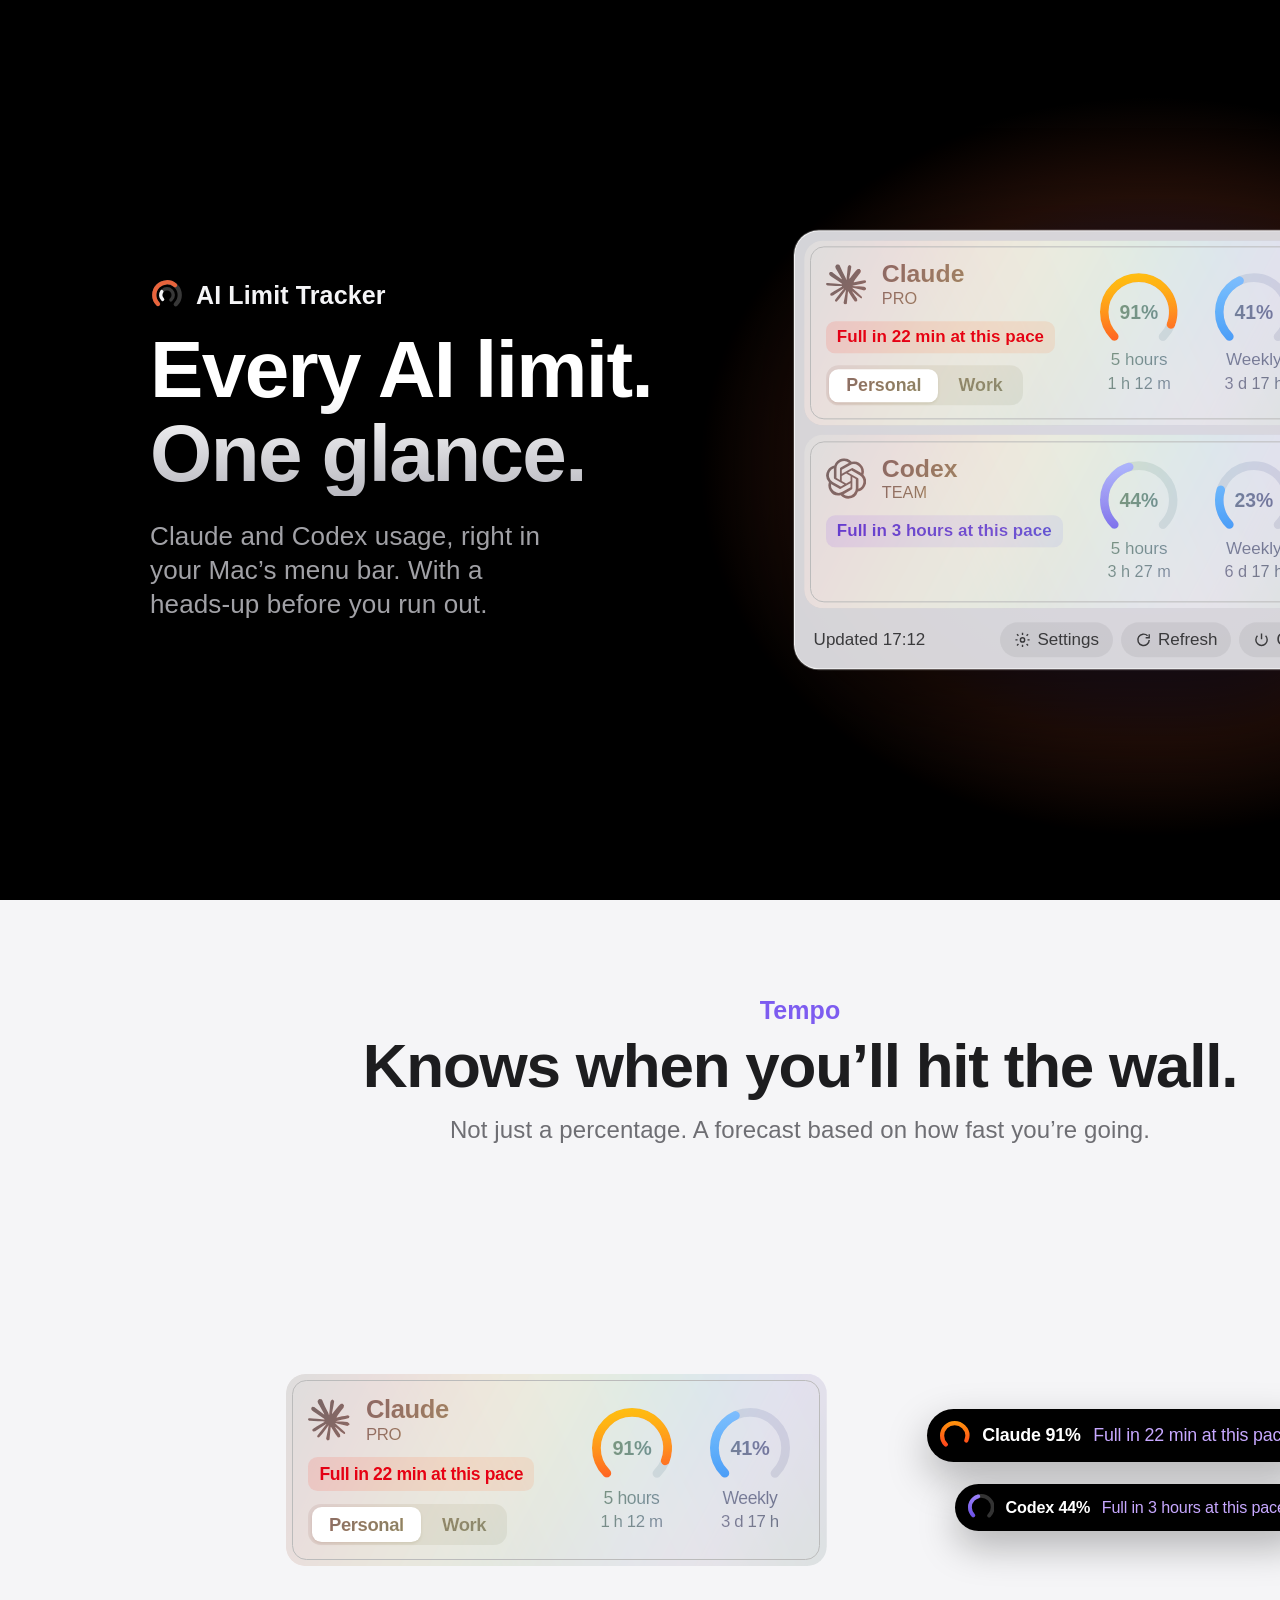
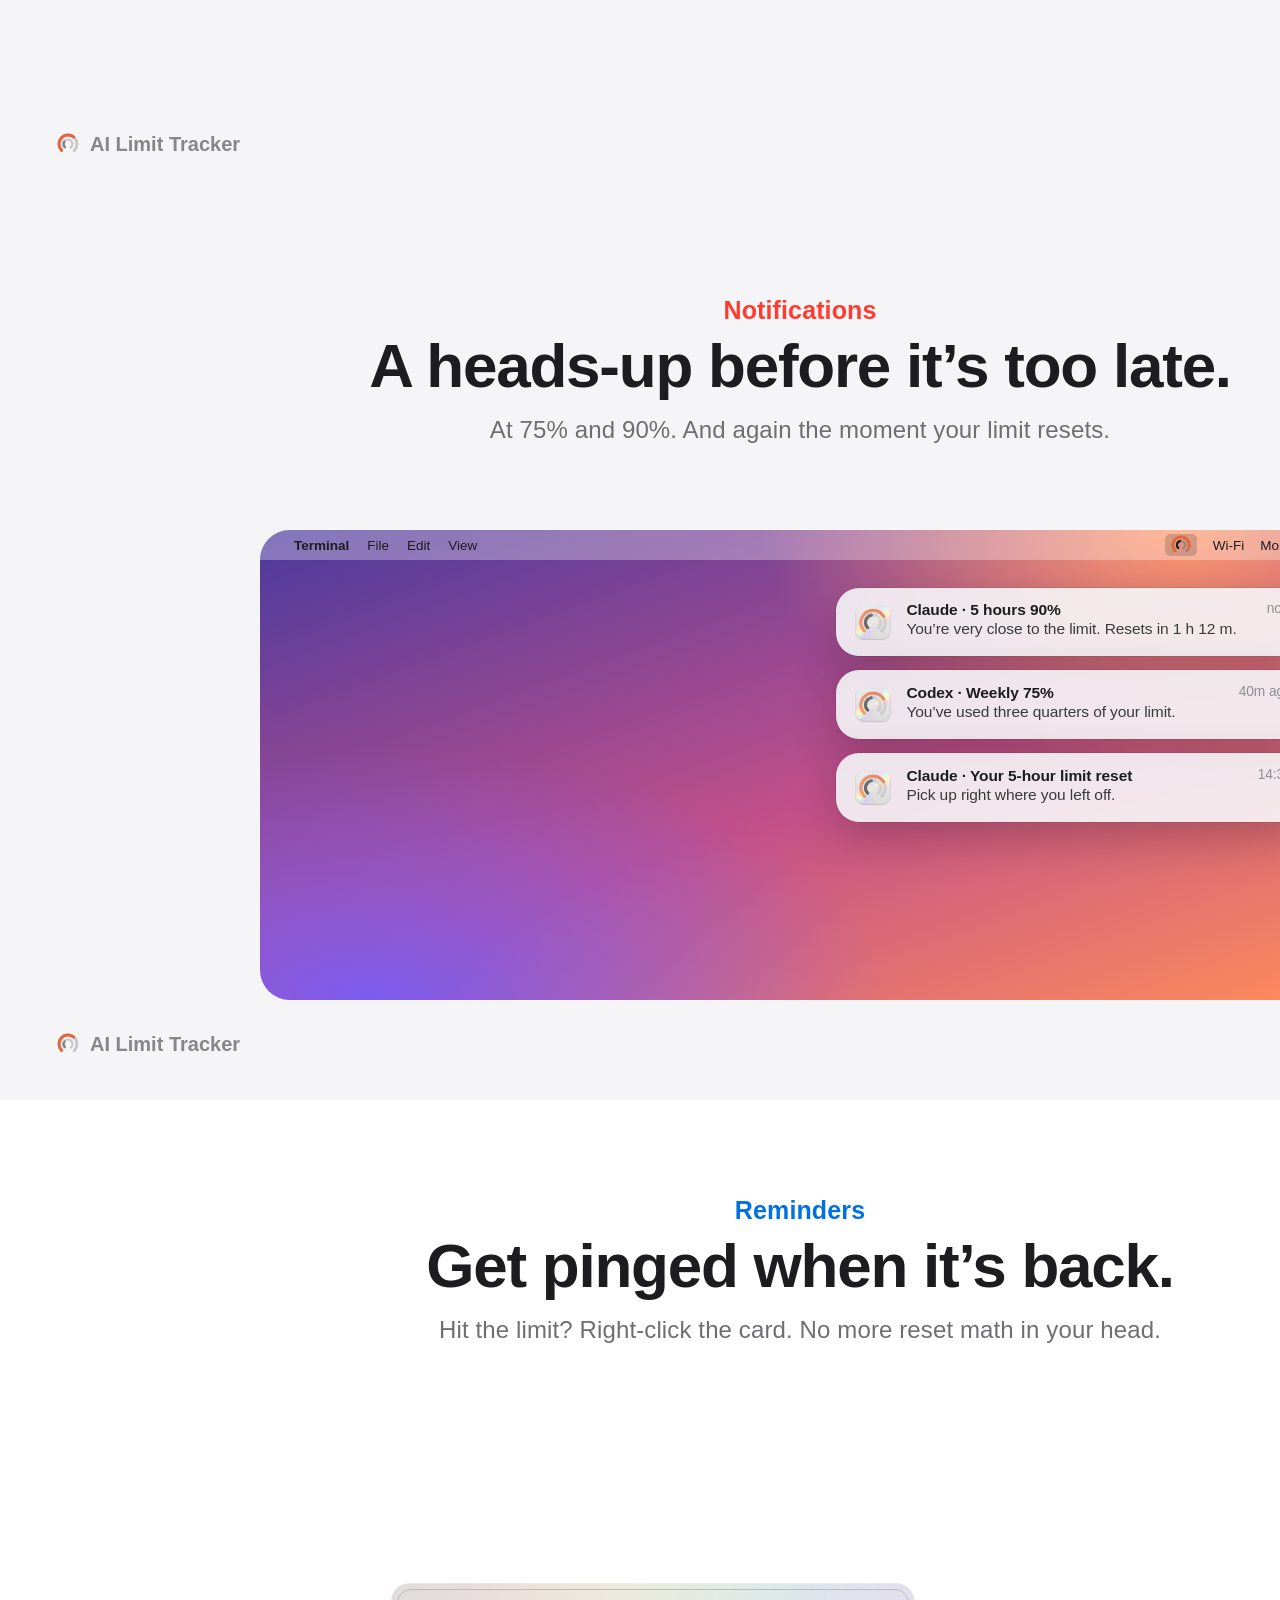
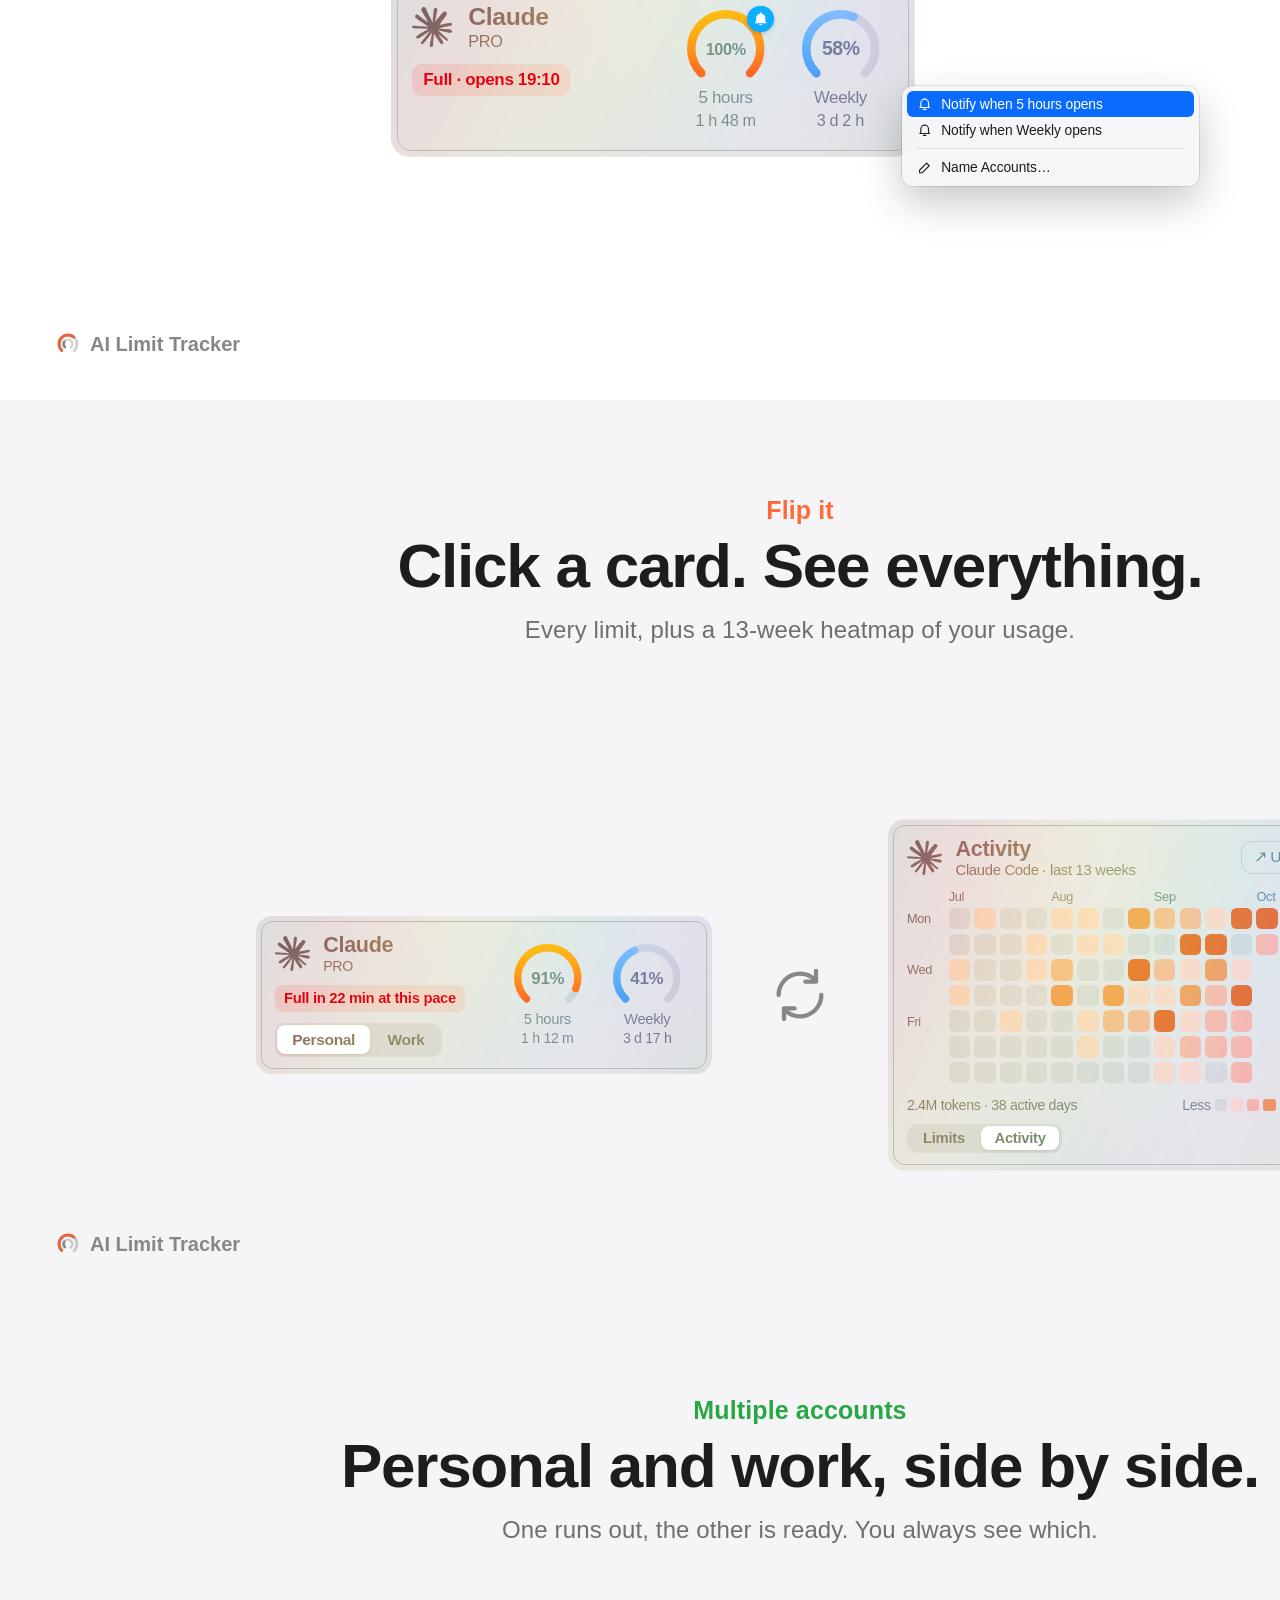
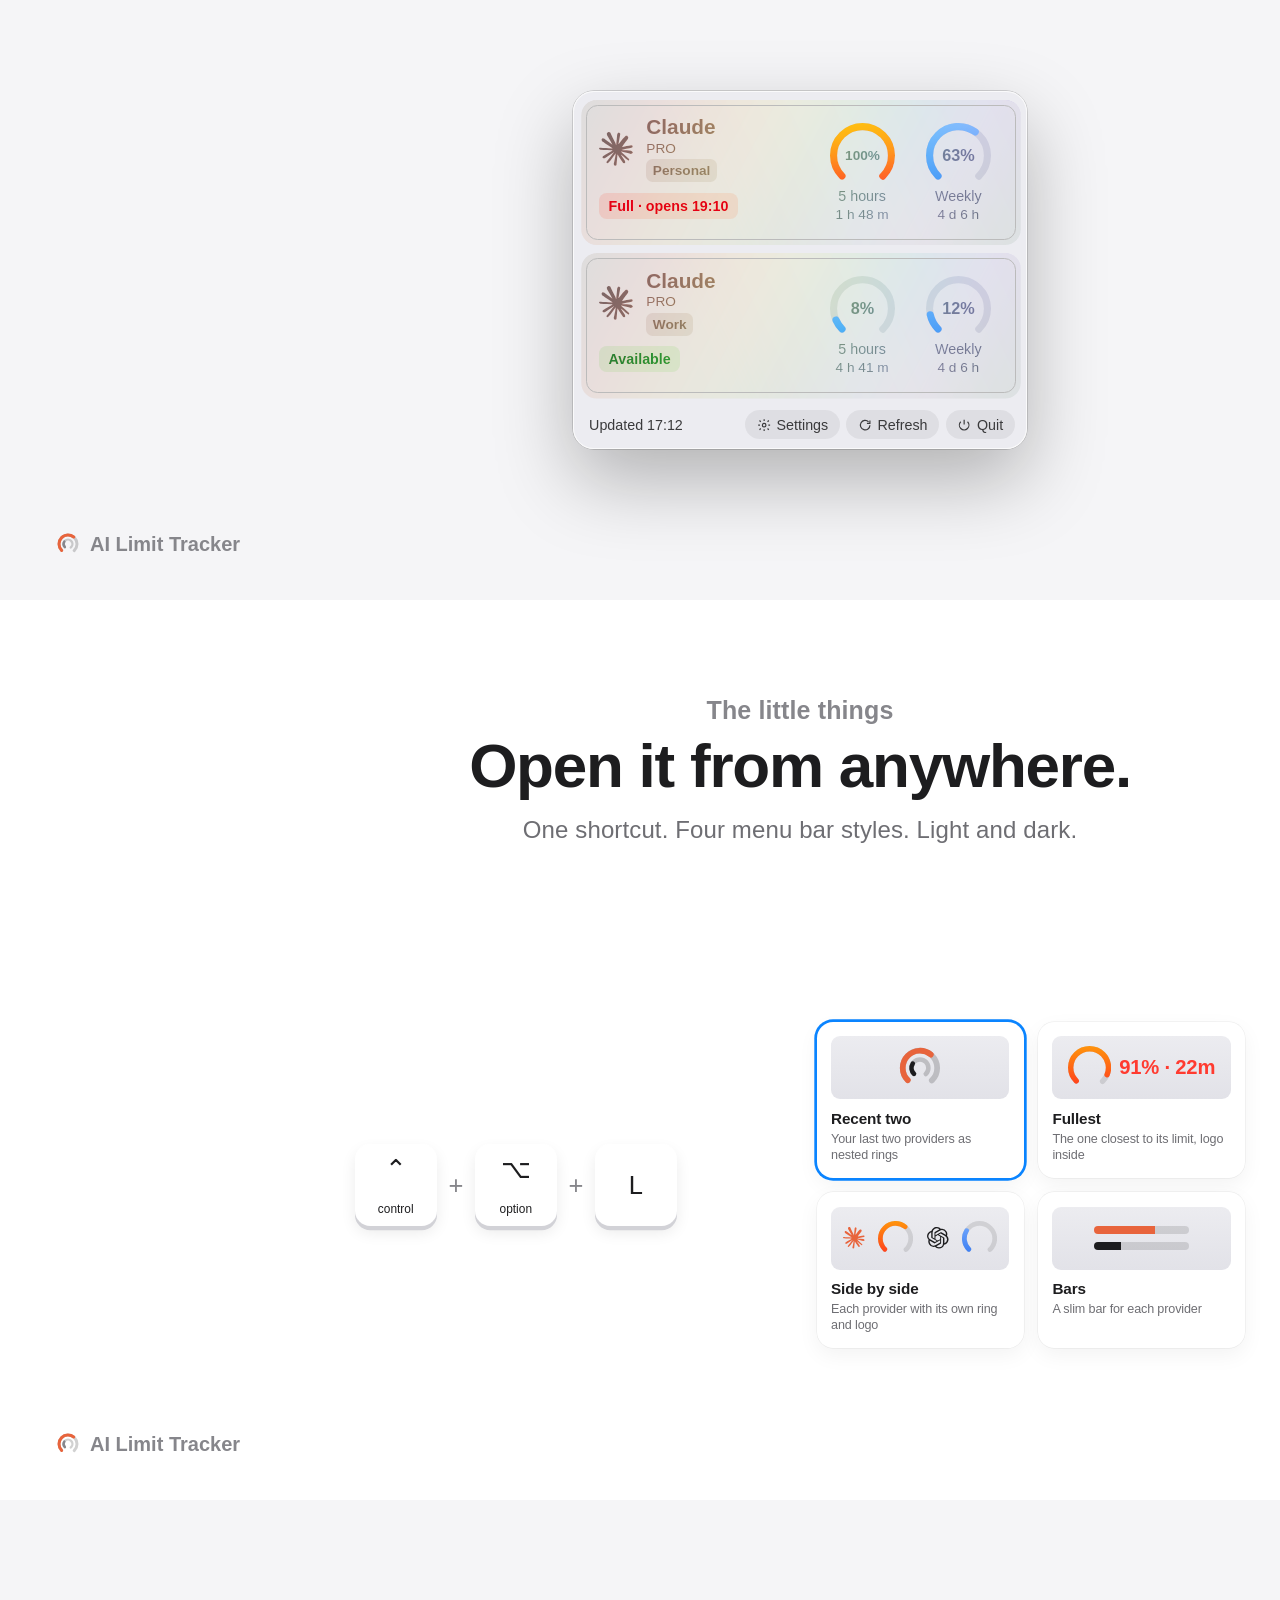
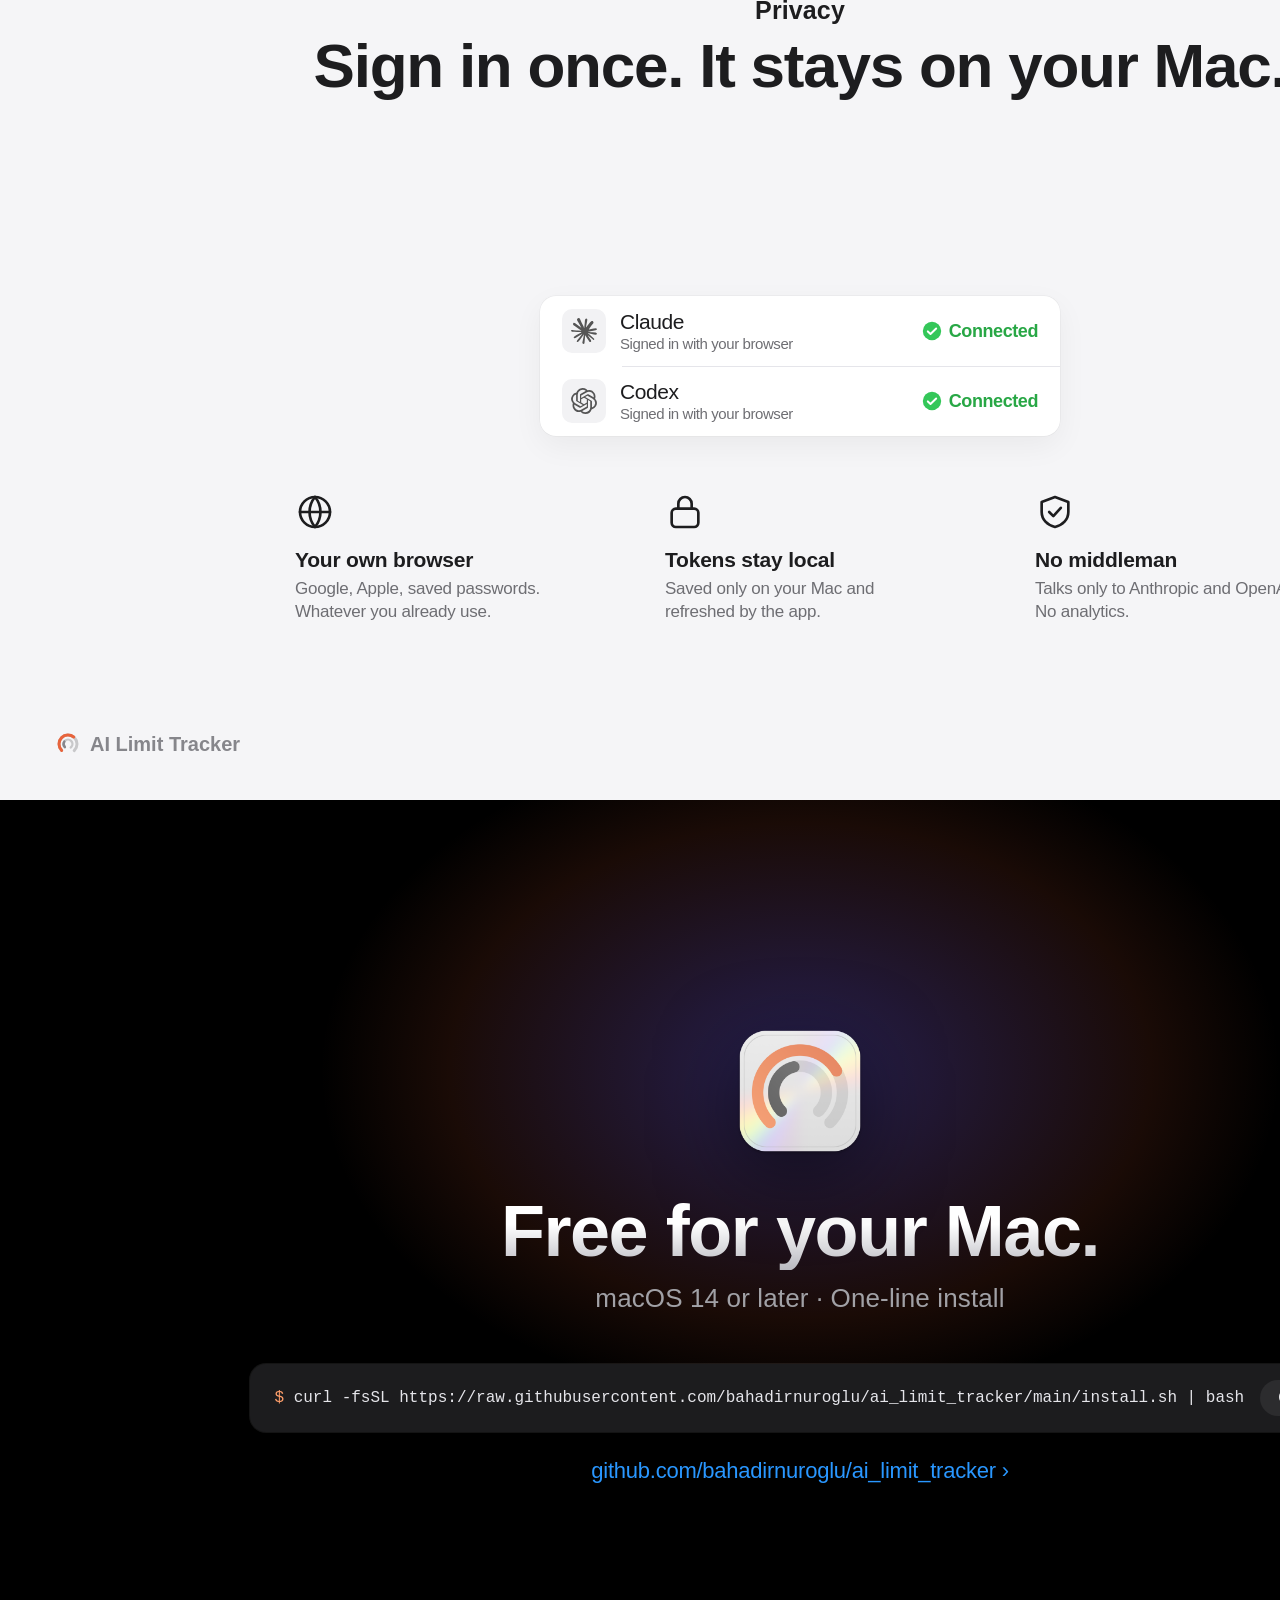
<file: marketing/x-thread/source/slides.html>
<!doctype html>
<meta charset="utf-8">
<title>Tweet Slides</title>
<script src="logos.js"></script>
<link rel="stylesheet" href="comp.css">
<body>
<div id="root"></div>
<script>
// #en, #tr-dark, #en-dark-tempo: dil, koyu tema, tek sahne
const hp = location.hash.slice(1).split('-'), lang = hp[0] || 'en', dk = hp.includes('dark'), only = hp.slice(1).find(x => x !== 'dark');
if (dk) document.documentElement.classList.add('dk');
</script>
<script src="comp.js"></script>
<script>
const slides = [];
// 01 — Giriş
slides.push({ id: '01-hero', cls: 'dark', html: `
  <div style="position:absolute;inset:0;background:radial-gradient(38% 55% at 72% 52%, rgba(110,92,231,.42), rgba(255,106,61,.14) 55%, transparent 75%)"></div>
  <div style="position:absolute;left:150px;top:0;bottom:0;display:flex;flex-direction:column;justify-content:center;width:600px">
    <div class="eyebrow" style="display:flex;align-items:center;gap:12px">${miniRings(64, 28, 34).replace(/#1d1d1f/g, '#f5f5f7').replace(/rgba\(0,0,0,.18\)/g, 'rgba(255,255,255,.22)')}AI Limit Tracker</div>
    <div class="h" style="font-size:80px;margin-top:16px;background:linear-gradient(180deg,#fff 40%,#b9b9c0);-webkit-background-clip:text;color:transparent">${T('Every AI limit.<br>One glance.', 'Her AI limiti.<br>Tek bakışta.')}</div>
    <div class="sub" style="margin:24px 0 0;font-size:26px;max-width:16em">${T('Claude and Codex usage, right in your Mac’s menu bar. With a heads‑up before you run out.', 'Claude ve Codex kullanımın Mac’inin menü çubuğunda. Dolmadan önce haber verir.')}</div>
  </div>
  <div style="position:absolute;right:170px;top:50%;transform:translateY(-50%);zoom:1.55" id="heroPop">${popup([claudeHot, codex], 'darkbg')}</div>` });
// 03 — Tempo
slides.push({ id: '03-tempo', html: `
  <div class="head"><div class="eyebrow k-purple">${T('Tempo', 'Tempo')}</div><div class="h">${T('Knows when you’ll hit the wall.', 'Ne zaman dolacağını bilir.')}</div>
  <div class="sub">${T('Not just a percentage. A forecast based on how fast you’re going.', 'Sadece yüzde değil: kullanım hızına bakıp tahmin eder.')}</div></div>
  <div class="art" style="top:330px;bottom:90px;gap:100px">
    <div style="zoom:1.6">${card(claudeHot)}</div>
    <div style="display:flex;flex-direction:column;gap:22px;align-items:flex-start">
      <span class="island" style="zoom:1.05">${ring(91, 'red', 28, 4, false)}<b>Claude 91%</b><span>${pace(T('22 min', '22 dakikada'))}</span></span>
      <span class="island" style="zoom:.95;margin-left:30px">${ring(44, 'purple', 28, 4, false).replace('rgba(0,0,0,.11)', 'rgba(255,255,255,.2)')}<b>Codex 44%</b><span>${pace(T('3 hours', '3 saatte'))}</span></span>
    </div></div>${brand}` });
// 04 — Bildirimler
const note = (t, b, time) => `<div class="note"><span class="appicon"></span><div><b>${t}</b><span>${b}</span></div><time>${time}</time></div>`;
slides.push({ id: '04-notifications', html: `
  <div class="head"><div class="eyebrow k-red">${T('Notifications', 'Bildirimler')}</div><div class="h">${T('A heads‑up before it’s too late.', 'Dolmadan önce haber verir.')}</div>
  <div class="sub">${T('At 75% and 90%. And again the moment your limit resets.', '%75’te ve %90’da. Limit yenilendiği an bir kez daha.')}</div></div>
  <div class="art" style="top:330px;bottom:100px"><div class="wall" style="width:1080px;height:100%">${mbar()}
    <div style="position:absolute;right:28px;top:50px;display:flex;flex-direction:column;gap:12px;zoom:1.15">
      ${note(T('Claude · 5 hours 90%', 'Claude · 5 saat %90'), T('You’re very close to the limit. Resets in 1 h 12 m.', 'Limite çok yaklaştın. 1 sa 12 dk sonra sıfırlanır.'), T('now', 'şimdi'))}
      ${note(T('Codex · Weekly 75%', 'Codex · Haftalık %75'), T('You’ve used three quarters of your limit.', 'Limitin dörtte üçünü kullandın.'), T('40m ago', '40 dk'))}
      ${note(T('Claude · Your 5‑hour limit reset', 'Claude · 5 saat limitin yenilendi'), T('Pick up right where you left off.', 'Kaldığın yerden devam edebilirsin.'), '14:36')}
    </div></div></div>${brand}` });
// 05 — Açılınca haber ver
const claudeFull = { logo: 'claude', name: 'Claude', plan: 'PRO', chip: T('Full · opens 19:10', 'Doldu · açılış 19:10'), chipKind: 'hot',
  rings: [{ p: 100, tone: 'red', l: H5, r: tm(1, 48), bell: true }, { p: 58, tone: 'blue', l: WK, r: td(3, 2) }] };
slides.push({ id: '05-remind', cls: 'white', html: `
  <div class="head"><div class="eyebrow k-blue">${T('Reminders', 'Hatırlatma')}</div><div class="h">${T('Get pinged when it’s back.', 'Açılınca haber verir.')}</div>
  <div class="sub">${T('Hit the limit? Right‑click the card. No more reset math in your head.', 'Doldu mu? Karta sağ tıkla. Saat kaçta açılıyordu hesabı bitti.')}</div></div>
  <div class="art" style="top:330px;bottom:90px">
    <div style="zoom:1.55;position:relative;margin-right:190px">${card(claudeFull)}
      <div class="ctx" style="position:absolute;left:500px;top:100px;zoom:.66">
        <div class="hl"><svg viewBox="0 0 24 24"><path d="M6 16V11a6 6 0 0 1 12 0v5l1.5 2h-15ZM10 21h4"/></svg>${T('Notify when 5 hours opens', '5 saat açılınca haber ver')}</div>
        <div><svg viewBox="0 0 24 24"><path d="M6 16V11a6 6 0 0 1 12 0v5l1.5 2h-15ZM10 21h4"/></svg>${T('Notify when Weekly opens', 'Haftalık açılınca haber ver')}</div><hr>
        <div><svg viewBox="0 0 24 24"><path d="M4 20h4L19 9l-4-4L4 16v4Z"/></svg>${T('Name Accounts…', 'Hesapları Adlandır…')}</div></div>
    </div></div>${brand}` });
// 06 — Kartın arkası
slides.push({ id: '06-flip', html: `
  <div class="head"><div class="eyebrow k-orange">${T('Flip it', 'Çevir')}</div><div class="h">${T('Click a card. See everything.', 'Karta tıkla, her şeyi gör.')}</div>
  <div class="sub">${T('Every limit, plus a 13‑week heatmap of your usage.', 'Tüm limitler ve 13 haftalık kullanım ısı haritası.')}</div></div>
  <div class="art static-only" style="top:330px;gap:56px;padding-bottom:40px">
    <div style="zoom:1.35">${card(claudeHot)}</div>
    <svg width="64" height="64" viewBox="0 0 24 24" fill="none" stroke="#86868b" stroke-width="1.6" stroke-linecap="round" stroke-linejoin="round"><path d="M4 12a8 8 0 0 1 14-5.3M20 12a8 8 0 0 1-14 5.3"/><path d="M18 3v4h-4M6 21v-4h4"/></svg>
    <div style="zoom:1.35">${backCard('claude')}</div>
  </div>
  <div class="art vid-only" id="flipStage" style="top:330px;padding-bottom:40px;perspective:2200px">
    <div id="flipFront" style="zoom:1.6;position:absolute">${card(claudeHot)}</div>
    <div id="flipBack" style="zoom:1.6;position:absolute">${backCard('claude')}</div>
  </div>${brand}` });
// 07 — Çoklu hesap
const split = (badge, p1, p2, chip, kind, r1) => ({ logo: 'claude', name: 'Claude', plan: 'PRO', badge, chip, chipKind: kind,
  rings: [{ p: p1, tone: p1 >= 90 ? 'red' : 'blue', l: H5, r: r1 }, { p: p2, tone: 'blue', l: WK, r: td(4, 6) }] });
slides.push({ id: '07-accounts', html: `
  <div class="head"><div class="eyebrow k-green">${T('Multiple accounts', 'Çoklu hesap')}</div><div class="h">${T('Personal and work, side by side.', 'Bireysel ve iş, yan yana.')}</div>
  <div class="sub">${T('One runs out, the other is ready. You always see which.', 'Biri dolunca öbürü hazır. Hangisi boş, hep görürsün.')}</div></div>
  <div class="art" style="top:310px;bottom:70px;gap:60px">
    <div style="zoom:1.3">${popup([split(PERSONAL, 100, 63, T('Full · opens 19:10', 'Doldu · açılış 19:10'), 'hot', tm(1, 48)), split(WORK, 8, 12, T('Available', 'Kullanılabilir'), 'ok', tm(4, 41))])}</div>
  </div>${brand}` });
// 08 — Küçük detaylar
const mbStyles = [
  [T('Recent two', 'Son kullanılan iki'), T('Your last two providers as nested rings', 'En son kullandığın iki sağlayıcı, iç içe halkalar'), miniRings(64, 28, 34)],
  [T('Fullest', 'En dolu'), T('The one closest to its limit, logo inside', 'Limite en yakın sağlayıcı, ortasında logosu'),
    `<span style="display:flex;align-items:center;gap:6px;font:600 15px var(--round);color:#ff3b30">${ring(91, 'red', 32, 4, false)}${T('91% · 22m', '91% · 22dk')}</span>`],
  [T('Side by side', 'Yan yana'), T('Each provider with its own ring and logo', 'Her sağlayıcı kendi halkası ve logosuyla'),
    `<span style="display:flex;gap:10px;align-items:center">${logo('claude', 'width="16" height="16" fill="#e8643c"')}${ring(64, 'red', 26, 3.5, false)}${logo('openai', 'width="16" height="16" fill="#1d1d1f"')}${ring(28, 'blue', 26, 3.5, false)}</span>`],
  [T('Bars', 'Barlar'), T('A slim bar for each provider', 'Her sağlayıcı için ince bir bar'),
    `<span style="display:flex;flex-direction:column;gap:6px;width:70px"><i style="height:6px;border-radius:3px;background:linear-gradient(90deg,#e8643c 64%,rgba(0,0,0,.12) 64%)"></i><i style="height:6px;border-radius:3px;background:linear-gradient(90deg,#1d1d1f 28%,rgba(0,0,0,.12) 28%)"></i></span>`]];
slides.push({ id: '08-details', cls: 'white', html: `
  <div class="head"><div class="eyebrow k-gray">${T('The little things', 'Küçük detaylar')}</div><div class="h">${T('Open it from anywhere.', 'Her yerden aç.')}</div>
  <div class="sub">${T('One shortcut. Four menu bar styles. Light and dark.', 'Tek kısayol. Dört menü çubuğu stili. Açık ve koyu tema.')}</div></div>
  <div class="art" style="top:330px;bottom:60px;gap:140px">
    <div style="display:flex;gap:14px;align-items:center;color:#86868b;font-size:30px;zoom:.85"><div class="key"><b>⌃</b>control</div>+<div class="key"><b>⌥</b>option</div>+<div class="key" style="justify-content:center"><b>L</b></div></div>
    <div style="display:grid;grid-template-columns:repeat(2,230px);gap:16px;zoom:.9">${mbStyles.map(([n, d, pv], i) => `<div class="stylecard ${i === 0 ? 'on' : ''}"><div class="pv"><div style="zoom:1.5;display:flex">${pv}</div></div><div><b>${n}</b><span style="display:block;margin-top:3px">${d}</span></div></div>`).join('')}</div>
  </div>${brand}` });
// 09 — Gizlilik
const check = `<svg width="20" height="20" viewBox="0 0 24 24"><circle cx="12" cy="12" r="11" fill="#34c759"/><path d="M7 12.5l3.2 3L17 9" fill="none" stroke="#fff" stroke-width="2.4" stroke-linecap="round" stroke-linejoin="round"/></svg>`;
slides.push({ id: '09-privacy', html: `
  <div class="head"><div class="eyebrow">${T('Privacy', 'Gizlilik')}</div><div class="h">${T('Sign in once. It stays on your Mac.', 'Bir kez giriş yap. Mac’inde kalır.')}</div></div>
  <div class="art" style="top:250px;flex-direction:column;gap:56px;padding-bottom:30px">
    <div class="list">
      <div class="row"><span class="ic">${logo('claude')}</span><span class="lb">Claude<small>${T('Signed in with your browser', 'Tarayıcınla giriş yapıldı')}</small></span><span class="ok">${check}${T('Connected', 'Bağlı')}</span></div>
      <div class="row"><span class="ic">${logo('openai')}</span><span class="lb">Codex<small>${T('Signed in with your browser', 'Tarayıcınla giriş yapıldı')}</small></span><span class="ok">${check}${T('Connected', 'Bağlı')}</span></div>
    </div>
    <div class="facts">
      <div class="fact"><svg viewBox="0 0 24 24"><circle cx="12" cy="12" r="9"/><path d="M3 12h18M12 3a14 14 0 0 1 0 18M12 3a14 14 0 0 0 0 18"/></svg><b>${T('Your own browser', 'Kendi tarayıcın')}</b><span>${T('Google, Apple, saved passwords. Whatever you already use.', 'Google, Apple, kayıtlı şifreler. Zaten ne kullanıyorsan.')}</span></div>
      <div class="fact"><svg viewBox="0 0 24 24"><rect x="4" y="10" width="16" height="11" rx="2.5"/><path d="M8 10V7a4 4 0 0 1 8 0v3"/></svg><b>${T('Tokens stay local', 'Token’lar yerelde')}</b><span>${T('Saved only on your Mac and refreshed by the app.', 'Sadece Mac’inde saklanır, uygulama kendisi yeniler.')}</span></div>
      <div class="fact"><svg viewBox="0 0 24 24"><path d="M12 3l8 3v6c0 4.5-3.4 8-8 9-4.6-1-8-4.5-8-9V6Z"/><path d="M8.5 12l2.5 2.5 4.5-5"/></svg><b>${T('No middleman', 'Arada kimse yok')}</b><span>${T('Talks only to Anthropic and OpenAI. No analytics.', 'Yalnızca Anthropic ve OpenAI ile konuşur. Analitik yok.')}</span></div>
    </div></div>${brand}` });
// 10 — İndir
slides.push({ id: '10-download', cls: 'dark', html: `
  <div style="position:absolute;inset:0;background:radial-gradient(40% 50% at 50% 30%, rgba(110,92,231,.35), rgba(255,106,61,.1) 55%, transparent 75%)"></div>
  <div style="position:absolute;inset:0;display:flex;flex-direction:column;align-items:center;justify-content:center;text-align:center">
    <img src="icon.png" width="150" height="150" style="filter:drop-shadow(0 20px 40px rgba(0,0,0,.5))">
    <div class="h" style="margin-top:28px;font-size:72px;background:linear-gradient(180deg,#fff 40%,#b9b9c0);-webkit-background-clip:text;color:transparent">${T('Free for your Mac.', 'Mac’in için ücretsiz.')}</div>
    <div class="sub" style="margin-top:12px;font-size:26px">${T('macOS 14 or later · One‑line install', 'macOS 14 ve üstü · Tek satırla kurulum')}</div>
    <div class="code" style="margin-top:48px"><span><span class="p">$</span> curl -fsSL https://raw.githubusercontent.com/bahadirnuroglu/ai_limit_tracker/main/install.sh | bash</span><button>${T('Copy', 'Kopyala')}</button></div>
    <div style="margin-top:26px;font-size:22px;color:#2997ff">github.com/bahadirnuroglu/ai_limit_tracker ›</div>
  </div>` });

// 00 — Hook videosu (yalnızca video): acı → menü çubuğu → popup → tempo → hesap değiştir → hatırlatma → kapanış
const claudeReel = { logo: 'claude', name: 'Claude', plan: 'PRO', chip: pace(T('1 hour', '1 saatte')), chips: [[PERSONAL, 'on'], [WORK]],
  rings: [{ p: 93, tone: 'red', l: H5, r: tm(1, 12) }, { p: 41, tone: 'blue', l: WK, r: td(3, 17) }] };
const mbarReel = `<div class="mbar" style="background:rgba(255,255,255,.34)"><span></span><b>Terminal</b><span>${T('File', 'Dosya')}</span><span>${T('Edit', 'Düzen')}</span><span>${T('View', 'Görüntü')}</span><span>${T('Window', 'Pencere')}</span>
  <div class="r"><span class="sel" id="rIcon" style="background:transparent">${miniRings(78, 44)}</span>
  <svg width="22" height="12" viewBox="0 0 22 12"><rect x=".5" y=".5" width="18" height="11" rx="3" fill="none" stroke="#1d1d1f" opacity=".5"/><rect x="2" y="2" width="12" height="8" rx="1.6" fill="#1d1d1f"/><rect x="19.5" y="4" width="1.6" height="4" rx=".8" fill="#1d1d1f" opacity=".5"/></svg>
  <span>Wi‑Fi</span><svg width="15" height="15" viewBox="0 0 24 24" fill="none" stroke="#1d1d1f" stroke-width="2.2"><circle cx="10.5" cy="10.5" r="6.5"/><path d="M15.5 15.5 21 21"/></svg><span>${T('Mon 17:12', 'Pzt 17:12')}</span></div></div>`;
const termLine = (a, b = '') => `<div class="tl"><span class="tp">${a}</span>${b}</div>`;
slides.push({ id: '00-reel', cls: 'dark', html: `
  <div id="rDesk" style="position:absolute;inset:0">
    <div class="wall" style="position:absolute;inset:0;border-radius:0"></div>
    <div style="position:absolute;left:0;right:0;top:0;zoom:1.5">${mbarReel}</div>
    <div class="term" id="rTerm"><div class="tb"><i style="background:#ff5f57"></i><i style="background:#febc2e"></i><i style="background:#28c840"></i><span>~/projects/app — claude</span></div>
      <div class="tbody">
        ${termLine('~/projects/app ❯', ' claude')}
        ${termLine('✻', T(' Refactoring the auth middleware…', ' Auth middleware yeniden yazılıyor…'))}
        <div class="tl d">  ⎿ ${T('Updated 6 files (+212 −87)', '6 dosya güncellendi (+212 −87)')}</div>
        ${termLine('✻', T(' Writing integration tests…', ' Entegrasyon testleri yazılıyor…'))}
        <div class="tl d">  ⎿ <span style="color:#30d158">${T('14 passed', '14 başarılı')}</span></div>
        ${termLine('✻', T(' Migrating the billing service…', ' Ödeme servisi taşınıyor…'))}<span class="caret"></span>
      </div></div>
    <div id="rPop" style="position:absolute;top:50px;left:0;zoom:1.4">${popup([claudeReel, codex])}</div>
    <div id="rNote" style="position:absolute;right:26px;top:62px;zoom:1.3">${note(T('Claude · 5 hours is open again', 'Claude · 5 saat açıldı'), T('You asked for a reminder. Pick up where you left off.', 'Hatırlatmanı istemiştin, kaldığın yerden devam edebilirsin.'), T('now', 'şimdi'))}</div>
  </div>
  <div id="rOpen" style="position:absolute;inset:0;background:#000;display:flex;flex-direction:column;align-items:center;justify-content:center;text-align:center">
    <div class="h" style="font-size:96px;line-height:1.08;color:#f5f5f7">${T('Hit your AI limit', 'AI limitine').split(' ').map(w => `<span class="w">${w}</span>`).join(' ')}<br>
      <span style="color:#86868b">${T('in the middle of work?', 'işin ortasında mı takıldın?').split(' ').map(w => `<span class="w">${w}</span>`).join(' ')}</span></div>
    <div id="rPill" style="margin-top:44px;display:inline-flex;align-items:center;gap:12px;padding:14px 24px;border-radius:999px;background:rgba(255,69,58,.14);color:#ff6961;font:500 26px var(--mono);letter-spacing:0;box-shadow:inset 0 0 0 1px rgba(255,69,58,.35)">
      <svg width="24" height="24" viewBox="0 0 24 24" fill="none" stroke="currentColor" stroke-width="2.2" stroke-linecap="round"><path d="M12 3 2 20h20Z"/><path d="M12 10v4M12 17v.5"/></svg>${T('Usage limit reached · resets 3:00 PM', 'Kullanım limiti doldu · 15:00’te sıfırlanır')}</div>
  </div>
  <div id="rEnd" style="position:absolute;inset:0;background:#000;display:flex;flex-direction:column;align-items:center;justify-content:center;text-align:center">
    <div style="position:absolute;inset:0;background:radial-gradient(40% 50% at 50% 40%, rgba(110,92,231,.38), rgba(255,106,61,.12) 55%, transparent 75%)"></div>
    <img src="icon.png" width="140" height="140" style="position:relative;filter:drop-shadow(0 20px 40px rgba(0,0,0,.5))">
    <div class="h" style="position:relative;margin-top:26px;font-size:84px;background:linear-gradient(180deg,#fff 40%,#b9b9c0);-webkit-background-clip:text;color:transparent">${T('Every AI limit.<br>One glance.', 'Her AI limiti.<br>Tek bakışta.')}</div>
    <div class="sub" style="position:relative;margin-top:18px;font-size:26px">${T('AI Limit Tracker · Free for macOS', 'AI Limit Tracker · macOS için ücretsiz')}</div>
  </div>` });

const shown = only ? slides.filter(x => x.id.includes(only)) : slides.filter(x => !x.id.startsWith('00'));
// Koyu temada açık zemin için çizilmiş koyu mürekkep (logo, iç halka, bar) beyaza döner
const ink = h => dk ? h.replace(/#1d1d1f/g, '#f5f5f7').replace(/rgba\(0,0,0,.18\)/g, 'rgba(255,255,255,.22)') : h;
document.getElementById('root').innerHTML = shown.map(s => `<section class="slide ${s.cls || ''}" data-id="${s.id}">${ink(s.html)}</section>`).join('');
window.slideIds = shown.map(s => s.id);

</script>
<script src="anim.js"></script>
</body>
</file>
<file: marketing/x-thread/source/comp.css>
:root { --ink:#1d1d1f; --ink2:#6e6e73; --alt:#f5f5f7; --blue:#0071e3;
  --sf: -apple-system, "SF Pro Display", "SF Pro Text", sans-serif; --round: ui-rounded, "SF Pro Rounded", -apple-system, sans-serif; --mono: ui-monospace, "SF Mono", Menlo, monospace }
* { box-sizing: border-box; margin: 0 }
html, body { background: #fff; width: 1600px }
body { font-family: var(--sf); color: var(--ink); -webkit-font-smoothing: antialiased; letter-spacing: -.015em }
.slide { width: 1600px; height: 900px; position: relative; overflow: hidden; background: var(--alt) }
.slide.white { background: #fff }
.slide.dark { background: #000; color: #f5f5f7 }
.head { position: absolute; left: 0; right: 0; top: 96px; text-align: center }
.eyebrow { font-size: 25px; font-weight: 600; letter-spacing: .005em }
.h { margin-top: 8px; font-size: 62px; line-height: 1.05; font-weight: 600; letter-spacing: -.02em }
.sub { margin: 16px auto 0; max-width: 32em; font-size: 24px; line-height: 1.3; color: var(--ink2); letter-spacing: .005em }
.dark .sub { color: #a1a1a6 }
.art { position: absolute; left: 0; right: 0; bottom: 0; display: flex; align-items: center; justify-content: center }
.brand { position: absolute; left: 56px; bottom: 44px; display: flex; align-items: center; gap: 10px; font-size: 20px; font-weight: 600; color: #86868b; letter-spacing: 0 }
.dark .brand { color: #6e6e73 }
.k-orange { color: #ff6a3d } .k-purple { color: #7d5cf0 } .k-blue { color: #0071e3 } .k-green { color: #28a745 } .k-red { color: #ff3b30 } .k-gray { color: #86868b }
.grad { background: linear-gradient(90deg, #6e5ce7, #ff3b30 60%, #ff9500); -webkit-background-clip: text; color: transparent }

/* ---- Uygulama bileşenleri (pt ölçeğinde; zoom ile büyütülür) ---- */
.popup { width: 350px; padding: 6px; border-radius: 16px; background: rgba(236,236,240,.9); border: 1px solid rgba(255,255,255,.7);
  box-shadow: 0 0 0 .5px rgba(0,0,0,.2), 0 24px 60px rgba(0,0,0,.28); display: flex; flex-direction: column; gap: 6px; letter-spacing: 0 }
.popup.darkbg { box-shadow: 0 0 0 .5px rgba(255,255,255,.25), 0 30px 80px rgba(0,0,0,.6) }
.card { position: relative; width: 338px; border-radius: 12px; padding: 13px 13px 13px 14px; background: #dddddd; color: #666; overflow: hidden; display: flex; gap: 8px; justify-content: space-between; min-height: 112px; isolation: isolate; clip-path: inset(0 round 12px) }
.card::before { content: ""; position: absolute; inset: 4px; border: 1px solid #bbb; border-radius: 9px; pointer-events: none; z-index: 3 }
.holo { position: absolute; inset: -30%; z-index: 2; pointer-events: none; mix-blend-mode: overlay; filter: blur(14px); opacity: .5;
  background: linear-gradient(var(--a, 118deg), transparent 18%, rgba(255,130,120,.75) 28%, rgba(255,210,120,.75) 36%, rgba(250,250,150,.7) 43%, rgba(140,235,170,.75) 51%, rgba(120,190,255,.8) 60%, rgba(185,140,255,.8) 69%, transparent 80%) }
.holo.b { --a: 64deg; opacity: .25; transform: translateX(18%) }
.cl { display: flex; flex-direction: column; gap: 8px; min-width: 0; position: relative; z-index: 1 }
.ch { display: flex; align-items: center; gap: 10px }
.ch svg { width: 26px; height: 26px; fill: #666; flex: none }
.cn { font-size: 16px; font-weight: 700; line-height: 1.1; display: flex; align-items: center; gap: 6px }
.cp { font-size: 10.5px; font-weight: 500; margin-top: 1px }
.badge { display: inline-block; font-size: 10.5px; font-weight: 600; padding: 3px 5px; border-radius: 5px; background: rgba(0,0,0,.09); margin-top: 3px }
.chip { font-size: 11px; font-weight: 600; padding: 4px 7px; border-radius: 6px; width: max-content; color: #4b3ccf; background: rgba(110,92,231,.16) }
.chip.hot { color: #d70015; background: rgba(255,59,48,.14) }
.chip.ok { color: #1e7a35; background: rgba(52,199,89,.16) }
.chips { display: flex; gap: 2px; padding: 2px; border-radius: 8px; background: rgba(0,0,0,.08); width: max-content; margin-top: auto }
.chips span { font-size: 11.5px; font-weight: 600; padding: 4px 11px; border-radius: 6px; position: relative }
.chips span.on { background: #fff; box-shadow: 0 1px 2px rgba(0,0,0,.12) }
.chips span.full::after { content: ""; position: absolute; top: 3px; right: 3px; width: 5px; height: 5px; border-radius: 50%; background: #ff3b30 }
.rings { display: flex; gap: 4px; position: relative; z-index: 1; align-self: center }
.gauge { width: 70px; display: flex; flex-direction: column; align-items: center; gap: 2px; position: relative }
.gauge svg { width: 50px; height: 50px; overflow: visible }
.gauge .pct { font-family: var(--round); font-size: 12.5px; font-weight: 600; fill: #666 }
.gauge .l { font-size: 11px; font-weight: 500; margin-top: -2px }
.gauge .r { font-size: 10.5px; font-variant-numeric: tabular-nums }
.gauge .bell { position: absolute; top: -3px; right: 4px; width: 17px; height: 17px; border-radius: 50%; background: #0a84ff; display: grid; place-items: center; box-shadow: 0 1px 3px rgba(0,0,0,.25) }
.gauge .bell svg { width: 10px; height: 10px; fill: #fff }
.foot { display: flex; align-items: center; gap: 5px; padding: 3px 3px 1px 6px; font-size: 11px; color: #3a3a3c }
.foot .sp { margin-right: auto }
.foot .gb { padding: 5px 9px; border-radius: 999px; background: rgba(0,0,0,.06); display: flex; align-items: center; gap: 4px; font-weight: 500 }
.foot .gb svg { width: 11px; height: 11px; stroke: currentColor; fill: none; stroke-width: 2 }

/* Arka yüz: ısı haritası */
.back { flex-direction: column; justify-content: flex-start; gap: 8px; min-height: 0 }
.back .top { display: flex; align-items: center; gap: 10px; position: relative; z-index: 1 }
.back .top .cn { font-size: 16px }
.back .top .cp { font-size: 11px; font-weight: 400 }
.back .usage { margin-left: auto; font-size: 11.5px; font-weight: 500; padding: 5px 9px; border-radius: 8px; border: 1px solid #bbb }
.hm { position: relative; z-index: 1; display: grid; grid-template-columns: 28px repeat(13, 16px); gap: 3px; font-size: 9.5px; align-items: center }
.hm i { width: 16px; height: 16px; border-radius: 4px; background: rgba(0,0,0,.08); display: block }
.hm .m { grid-row: 1; font-size: 9.5px }
.back .bot { display: flex; align-items: center; justify-content: space-between; font-size: 10.5px; position: relative; z-index: 1; margin-top: 2px }
.lg { display: flex; align-items: center; gap: 3px }
.lg i { width: 9px; height: 9px; border-radius: 2px; display: block }
.seg2 { display: flex; gap: 2px; padding: 2px; border-radius: 8px; background: rgba(0,0,0,.08); width: max-content; position: relative; z-index: 1 }
.seg2 span { font-size: 11px; font-weight: 600; padding: 3px 10px; border-radius: 6px }
.seg2 span.on { background: #fff; box-shadow: 0 1px 2px rgba(0,0,0,.12) }

/* macOS bileşenleri */
.wall { position: relative; border-radius: 30px; overflow: hidden;
  background: radial-gradient(70% 90% at 85% 0%, #ff9a6b, transparent 55%), radial-gradient(80% 90% at 10% 100%, #7b5cf0, transparent 60%), linear-gradient(160deg, #4b3a9e, #c2508a 55%, #ff8c5a) }
.mbar { height: 30px; display: flex; align-items: center; gap: 18px; padding: 0 16px; background: rgba(255,255,255,.3); font-size: 13.5px; color: #1d1d1f; letter-spacing: 0; white-space: nowrap }
.mbar b { font-weight: 700 }
.mbar .r { margin-left: auto; display: flex; align-items: center; gap: 16px }
.mbar .sel { display: grid; place-items: center; height: 22px; padding: 0 5px; border-radius: 5px; background: rgba(0,0,0,.16) }
.note { width: 410px; display: flex; gap: 11px; align-items: flex-start; padding: 12px 14px; border-radius: 20px; background: rgba(246,246,248,.9); box-shadow: 0 0 0 .5px rgba(0,0,0,.12), 0 14px 40px rgba(0,0,0,.22); color: #1d1d1f; letter-spacing: -.005em }
.note b { font-size: 13.5px; font-weight: 600; display: block }
.note span { font-size: 13.5px; color: #3a3a3c; line-height: 1.32; display: block }
.note time { margin-left: auto; font-size: 12px; color: #8e8e93; white-space: nowrap; padding-left: 6px }
.appicon { width: 36px; height: 36px; border-radius: 8px; flex: none; background: center/cover url(icon.png) }
.ctx { width: 290px; padding: 5px; border-radius: 11px; background: rgba(246,246,248,.92); box-shadow: 0 0 0 .5px rgba(0,0,0,.2), 0 16px 40px rgba(0,0,0,.22); font-size: 13.5px; color: #1d1d1f; letter-spacing: -.005em }
.ctx div { display: flex; align-items: center; gap: 9px; padding: 5px 9px; border-radius: 6px }
.ctx div svg { width: 15px; height: 15px; fill: none; stroke: currentColor; stroke-width: 1.8; stroke-linecap: round; stroke-linejoin: round; flex: none }
.ctx div.hl { background: #0a6cff; color: #fff }
.ctx hr { border: 0; border-top: 1px solid rgba(0,0,0,.1); margin: 5px 9px }
.island { display: inline-flex; align-items: center; gap: 12px; padding: 11px 22px 11px 13px; border-radius: 999px; background: #000; color: #fff; box-shadow: 0 16px 40px rgba(0,0,0,.28); letter-spacing: -.01em }
.island b { font-size: 17px; font-weight: 600 }
.island span { font-size: 17px; color: #c7a8ff }
.key { min-width: 96px; height: 96px; padding: 12px; border-radius: 18px; background: #fff; box-shadow: 0 1px 0 #fff inset, 0 5px 0 #d2d2d7, 0 8px 18px rgba(0,0,0,.08); display: flex; flex-direction: column; justify-content: space-between; align-items: center; color: var(--ink); font-size: 14px; letter-spacing: 0 }
.key b { font-size: 30px; font-weight: 500 }
.stylecard { width: 230px; padding: 16px; border-radius: 18px; background: #fff; box-shadow: 0 0 0 .5px rgba(0,0,0,.08), 0 8px 24px rgba(0,0,0,.05); display: flex; flex-direction: column; gap: 12px; letter-spacing: -.01em }
.stylecard.on { box-shadow: 0 0 0 3px #0a84ff, 0 8px 24px rgba(0,0,0,.05) }
.stylecard .pv { height: 70px; zoom: 1;  border-radius: 10px; background: linear-gradient(#ececf0, #e2e2e8); display: grid; place-items: center }
.stylecard b { font-size: 17px; font-weight: 600 }
.stylecard span { font-size: 14px; color: var(--ink2); line-height: 1.3 }
.list { width: 520px; border-radius: 16px; background: #fff; overflow: hidden; box-shadow: 0 0 0 .5px rgba(0,0,0,.06), 0 10px 30px rgba(0,0,0,.05) }
.list .row { display: flex; align-items: center; gap: 14px; min-height: 70px; padding: 0 22px; font-size: 21px; position: relative; letter-spacing: -.02em }
.list .row + .row::before { content: ""; position: absolute; top: 0; left: 82px; right: 0; height: 1px; background: #e5e5ea }
.list .ic { width: 44px; height: 44px; border-radius: 10px; background: #f2f2f4; display: grid; place-items: center; flex: none }
.list .ic svg { width: 26px; height: 26px; fill: #555 }
.list .lb { flex: 1 } .list .lb small { display: block; font-size: 15px; color: var(--ink2); margin-top: 1px }
.list .ok { color: #28a745; font-size: 18px; font-weight: 600; display: flex; align-items: center; gap: 7px }
.facts { display: flex; gap: 100px; justify-content: center }
.fact { width: 270px; text-align: left }
.fact svg { width: 40px; height: 40px; stroke: var(--ink); fill: none; stroke-width: 1.6; stroke-linecap: round; stroke-linejoin: round }
.fact b { display: block; margin-top: 12px; font-size: 21px; font-weight: 600; letter-spacing: -.01em }
.fact span { display: block; margin-top: 6px; font-size: 17px; color: var(--ink2); line-height: 1.35 }
.code { display: flex; align-items: center; gap: 16px; padding: 16px 16px 16px 24px; border-radius: 16px; background: #1c1c1e; font-family: var(--mono); font-size: 16px; color: #e5e5ea; letter-spacing: 0; box-shadow: 0 0 0 1px rgba(255,255,255,.08) }
.code .p { color: #ff9f6b }
.term { position: absolute; left: 140px; top: 200px; width: 800px; border-radius: 14px; background: rgba(24,24,27,.94); box-shadow: 0 0 0 1px rgba(255,255,255,.1), 0 40px 90px rgba(0,0,0,.4); overflow: hidden; font-family: var(--mono); letter-spacing: 0 }
.term .tb { height: 34px; display: flex; align-items: center; gap: 8px; padding: 0 14px; background: rgba(255,255,255,.05); font: 500 13px var(--sf); color: rgba(255,255,255,.5) }
.term .tb i { width: 12px; height: 12px; border-radius: 50%; display: block }
.term .tb span { margin-inline: auto; transform: translateX(-30px) }
.term .tbody { padding: 22px 26px 28px; font-size: 19px; line-height: 1.75; color: #e5e5ea }
.term .tp { color: #ff9f6b } .term .d { color: #8e8e93 }
.term .caret { display: inline-block; width: 11px; height: 22px; background: #e5e5ea; vertical-align: -4px; margin-left: 4px }
.w { display: inline-block }
.vid-only { display: none !important }
.anim .vid-only { display: flex !important }
.anim .static-only { display: none !important }
.cur { position: absolute; left: 0; top: 0; width: 30px; height: 30px; z-index: 50; pointer-events: none; filter: drop-shadow(0 2px 4px rgba(0,0,0,.35)); opacity: 0 }
.ripple { position: absolute; width: 46px; height: 46px; margin: -23px 0 0 -23px; border-radius: 50%; border: 2.5px solid rgba(255,255,255,.95); box-shadow: 0 0 0 1px rgba(0,0,0,.15); z-index: 49; opacity: 0; pointer-events: none }
.code button { font: 500 16px var(--sf); padding: 9px 18px; border-radius: 99px; border: 0; background: #2c2c2e; color: #f5f5f7 }

/* ---- Koyu tema (uygulamanın grafit metal kartları; Apple koyu sayfa dili) ---- */
.dk body, .dk .slide, .dk .slide.white { background: #000; color: #f5f5f7 }
.dk .sub { color: #a1a1a6 }
.dk .brand { color: #6e6e73 }
.dk .k-gray { color: #a1a1a6 }
.dk .popup { background: rgba(38,38,42,.92); border-color: rgba(255,255,255,.12); box-shadow: 0 0 0 .5px rgba(0,0,0,.6), 0 30px 80px rgba(0,0,0,.7) }
.dk .card { background: linear-gradient(160deg, #3d3d41, #2c2c30); color: #c7c7cc }
.dk .card::before { border-color: #5a5a5f }
.dk .holo { mix-blend-mode: screen; opacity: .2 }
.dk .holo.b { opacity: .1 }
.dk .ch svg, .dk .back .top svg { fill: #c7c7cc !important }
.dk .badge { background: rgba(255,255,255,.12) }
.dk .chip { color: #c3b6ff; background: rgba(130,110,255,.24) }
.dk .chip.hot { color: #ff7a70; background: rgba(255,69,58,.22) }
.dk .chip.ok { color: #5fe07f; background: rgba(52,199,89,.2) }
.dk .chips, .dk .seg2 { background: rgba(255,255,255,.1) }
.dk .chips span.on, .dk .seg2 span.on { background: #636366; color: #fff; box-shadow: none }
.dk .gauge .pct { fill: #d1d1d6 }
.dk circle[stroke="rgba(0,0,0,.11)"] { stroke: rgba(255,255,255,.15) }
.dk .foot { color: #d1d1d6 }
.dk .foot .gb { background: rgba(255,255,255,.09) }
.dk .back .usage { border-color: #5a5a5f }
.dk .wall::after { content: ""; position: absolute; inset: 0; background: rgba(0,0,0,.38); pointer-events: none }
.dk .wall > * { position: relative; z-index: 1 }
.dk .mbar { background: rgba(0,0,0,.32); color: #fff }
.dk .mbar .sel { background: rgba(255,255,255,.2) }
.dk .note { background: rgba(44,44,48,.9); color: #f5f5f7; box-shadow: 0 0 0 .5px rgba(255,255,255,.15), 0 14px 40px rgba(0,0,0,.5) }
.dk .note span { color: #d1d1d6 }
.dk .ctx { background: rgba(44,44,48,.94); color: #f5f5f7; box-shadow: 0 0 0 .5px rgba(255,255,255,.18), 0 16px 40px rgba(0,0,0,.5) }
.dk .ctx hr { border-top-color: rgba(255,255,255,.12) }
.dk .key { background: #2c2c2e; color: #f5f5f7; box-shadow: 0 1px 0 rgba(255,255,255,.08) inset, 0 5px 0 #0c0c0d, 0 8px 18px rgba(0,0,0,.5) }
.dk .stylecard { background: #1c1c1e; box-shadow: 0 0 0 .5px rgba(255,255,255,.08) }
.dk .stylecard.on { box-shadow: 0 0 0 3px #0a84ff }
.dk .stylecard .pv { background: linear-gradient(#2c2c2e, #232325) }
.dk .stylecard span { color: #a1a1a6 }
.dk .list { background: #1c1c1e; box-shadow: 0 0 0 .5px rgba(255,255,255,.08) }
.dk .list .row + .row::before { background: #38383a }
.dk .list .ic { background: #2c2c2e }
.dk .list .ic svg { fill: #c7c7cc }
.dk .list .lb small, .dk .fact span { color: #a1a1a6 }
.dk .list .ok { color: #30d158 }
.dk .fact svg { stroke: #f5f5f7 }
.dk .island { background: #1c1c1e; box-shadow: 0 0 0 1px rgba(255,255,255,.12), 0 16px 40px rgba(0,0,0,.6) }
</file>
